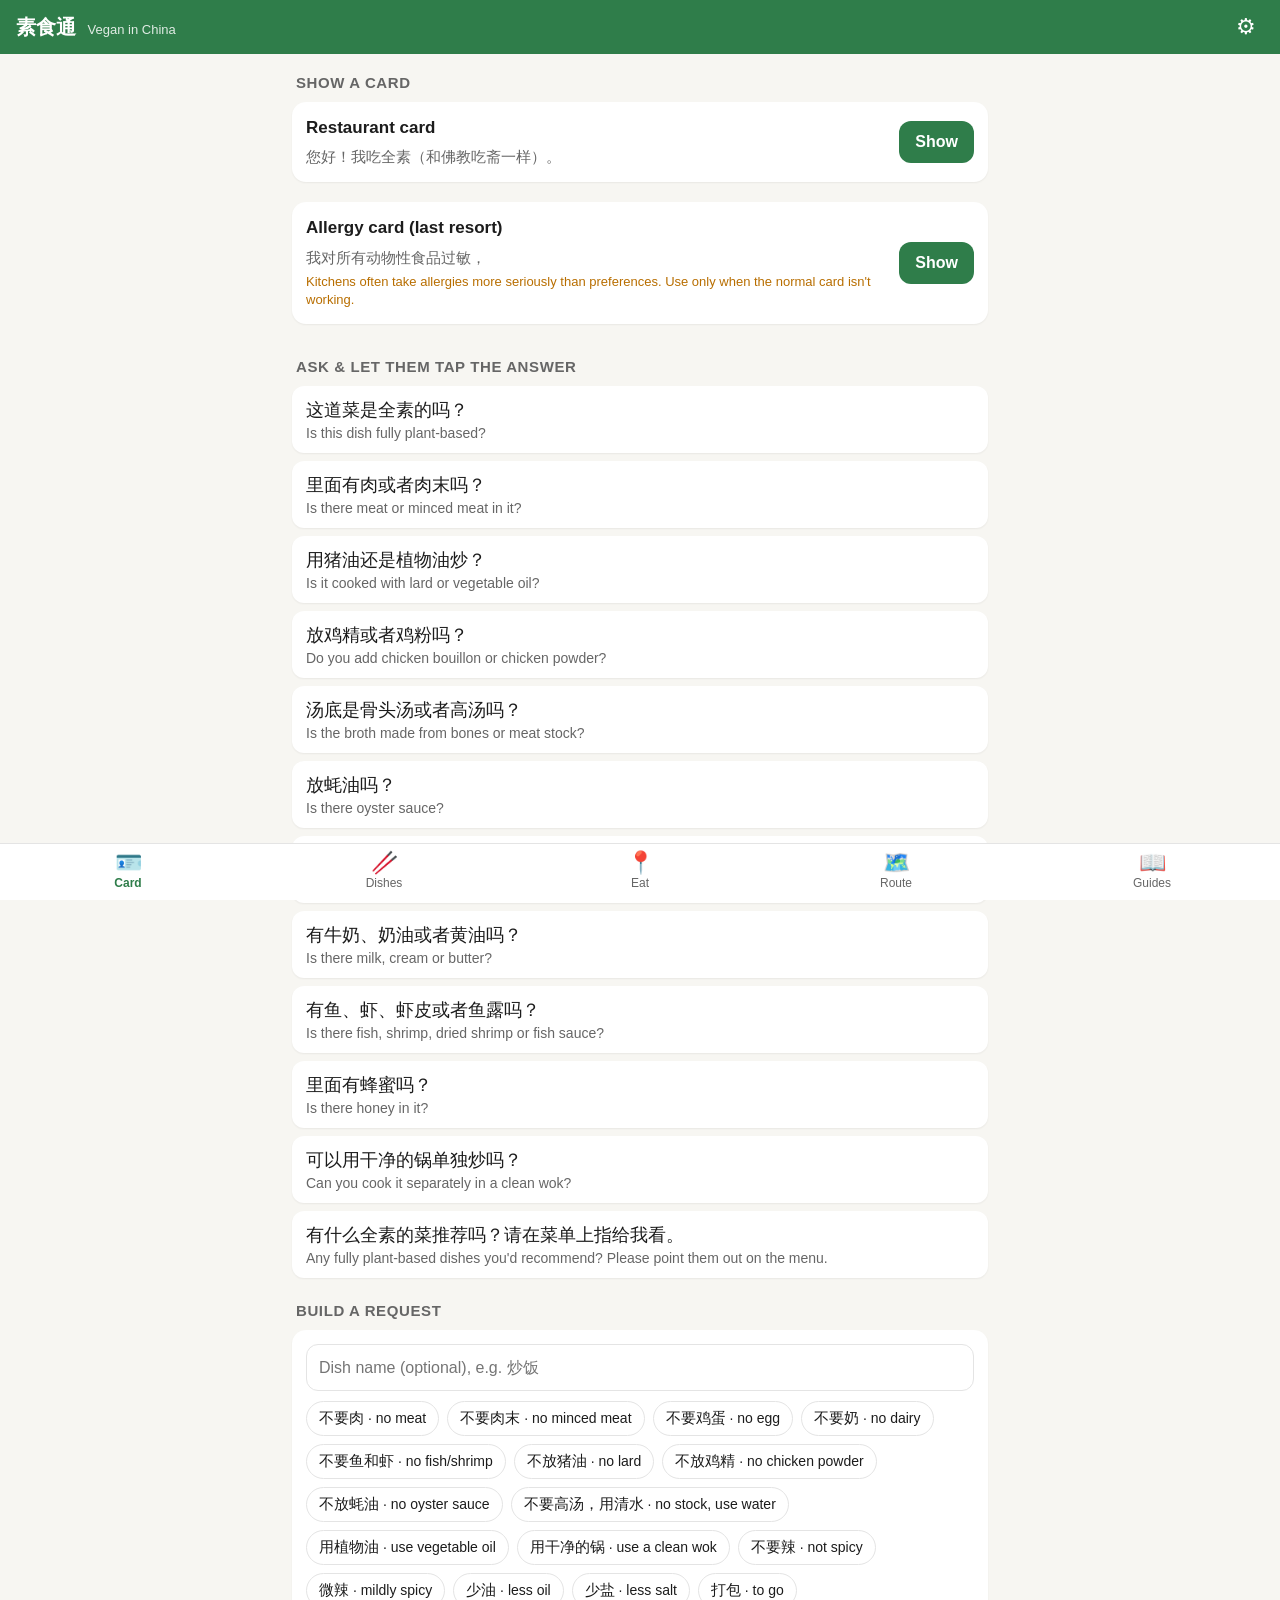
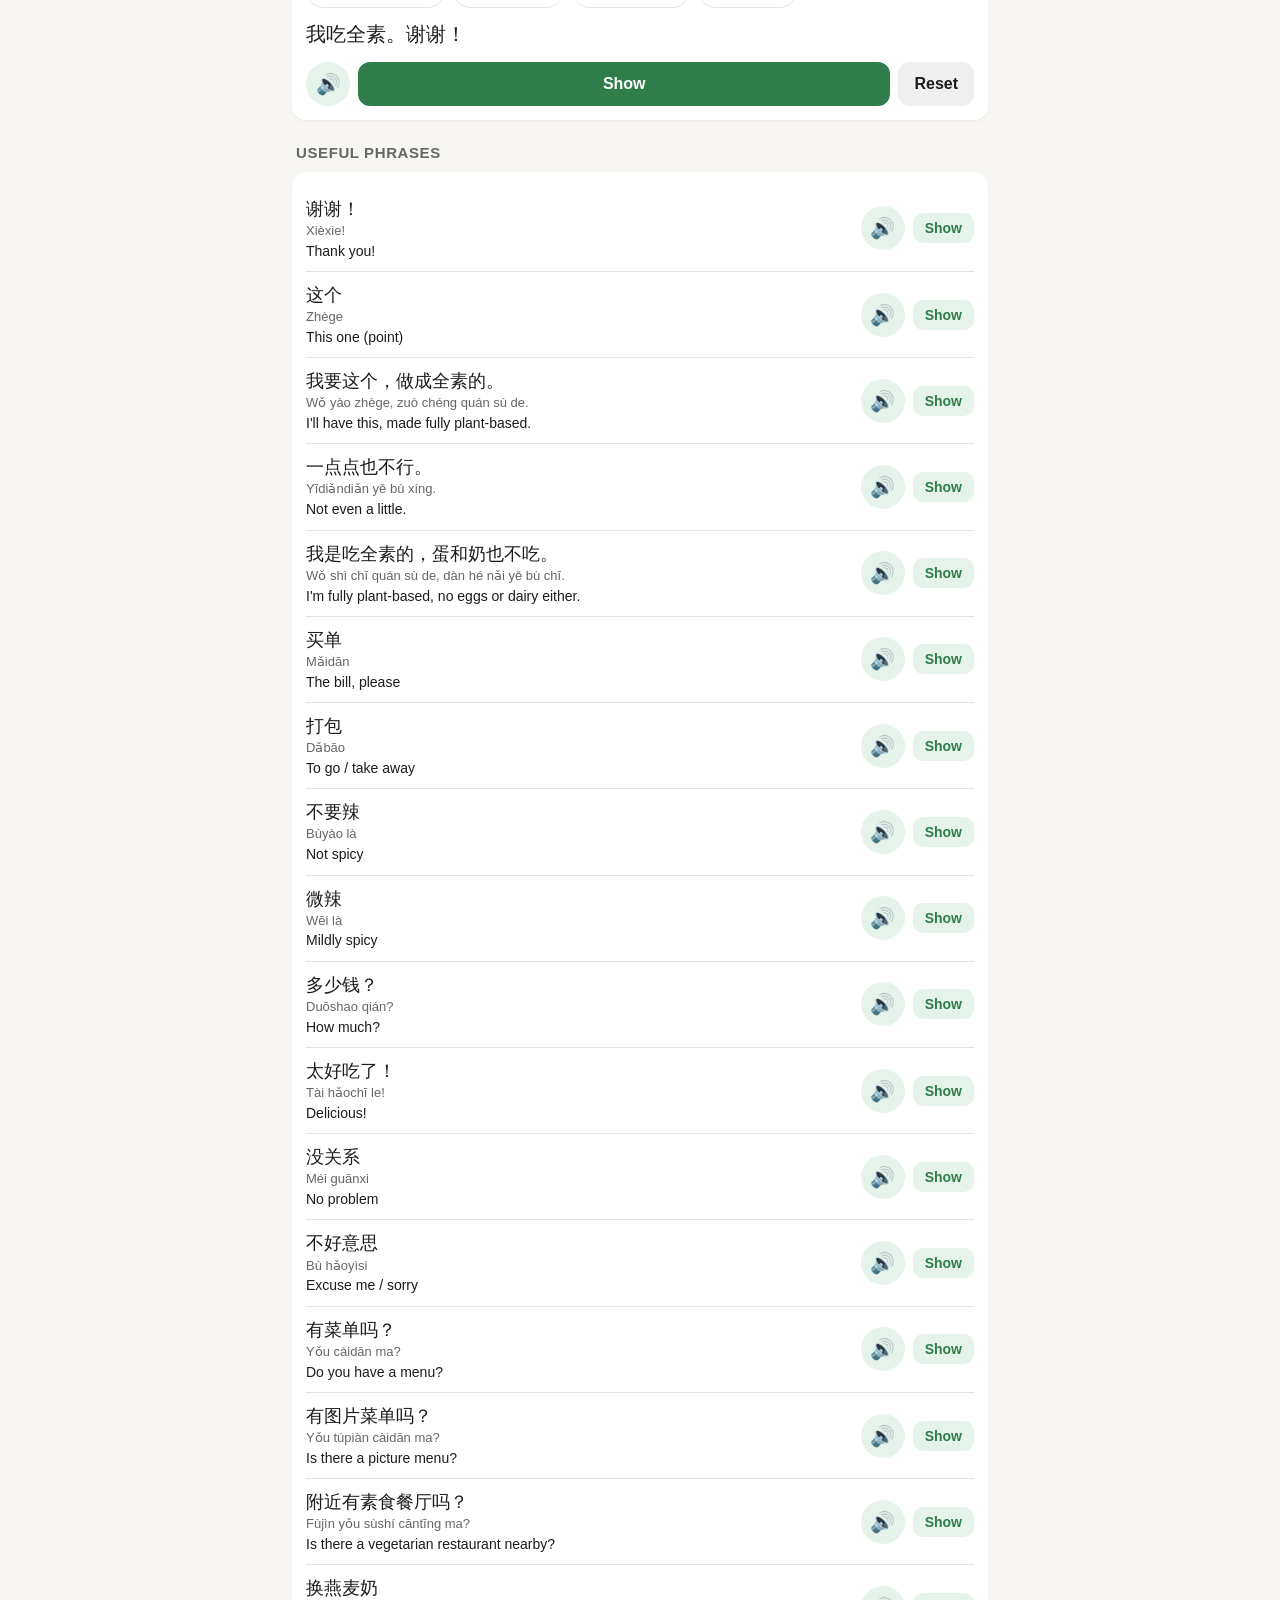
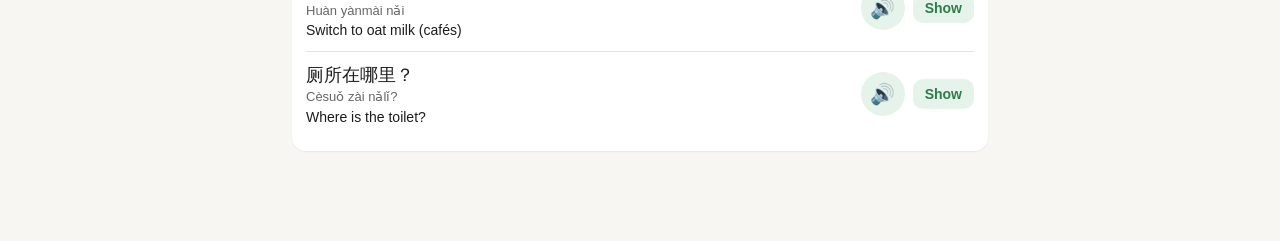
<file: index.html>
<!doctype html>
<html lang="en">
<head>
  <meta charset="utf-8">
  <meta name="viewport" content="width=device-width, initial-scale=1, viewport-fit=cover">
  <meta name="theme-color" content="#2f7d4a">
  <meta name="mobile-web-app-capable" content="yes">
  <meta name="apple-mobile-web-app-capable" content="yes">
  <meta name="apple-mobile-web-app-status-bar-style" content="default">
  <meta name="apple-mobile-web-app-title" content="素食通">
  <title>素食通 · Vegan in China</title>
  <link rel="manifest" href="manifest.webmanifest">
  <link rel="icon" href="icons/icon.svg" type="image/svg+xml">
  <link rel="apple-touch-icon" href="icons/icon-180.png">
  <link rel="stylesheet" href="styles.css">
</head>
<body>
  <header class="top">
    <h1>素食通 <small>Vegan in China</small></h1>
    <button id="settingsBtn" class="icon-btn" aria-label="Settings">⚙︎</button>
  </header>

  <main>
    <section id="view-card" class="view"></section>
    <section id="view-dishes" class="view" hidden></section>
    <section id="view-eat" class="view" hidden></section>
    <section id="view-route" class="view" hidden></section>
    <section id="view-guides" class="view" hidden></section>
  </main>

  <nav class="tabs">
    <button data-tab="card" class="active"><span>🪪</span>Card</button>
    <button data-tab="dishes"><span>🥢</span>Dishes</button>
    <button data-tab="eat"><span>📍</span>Eat</button>
    <button data-tab="route"><span>🗺️</span>Route</button>
    <button data-tab="guides"><span>📖</span>Guides</button>
  </nav>

  <div id="overlay" class="overlay" hidden></div>
  <div id="toast" class="toast" hidden></div>

  <script src="data/phrases.js"></script>
  <script src="data/dishes.js"></script>
  <script src="data/places.js"></script>
  <script src="data/guides.js"></script>
  <script src="data/route.js"></script>
  <script src="app.js"></script>
</body>
</html>
</file>
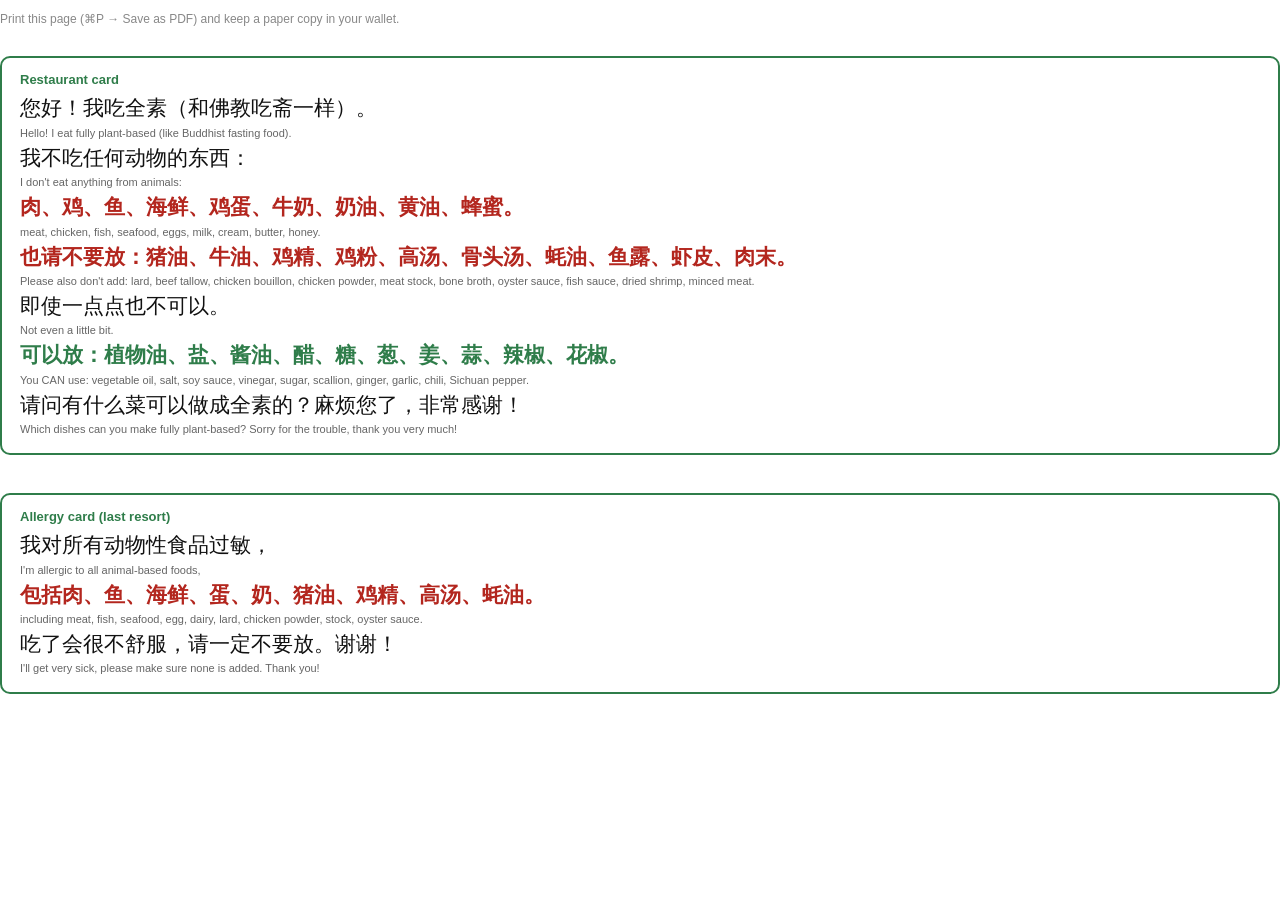
<file: chef-card.html>
<!doctype html>
<html lang="zh">
<head>
  <meta charset="utf-8">
  <meta name="viewport" content="width=device-width, initial-scale=1">
  <title>素食通 · Chef Card (print)</title>
  <style>
    @page { size: A4; margin: 12mm; }
    body { font-family: "PingFang SC", "Hiragino Sans GB", "Noto Sans CJK SC", sans-serif; color: #111; margin: 0; }
    .card { border: 2px solid #2f7d4a; border-radius: 10px; padding: 14px 18px; margin-bottom: 10mm; page-break-inside: avoid; }
    .card h2 { margin: 0 0 6px; font-size: 13px; color: #2f7d4a; font-weight: 600; }
    .zh { font-size: 21px; line-height: 1.45; margin: 3px 0; }
    .strong { color: #b3261e; font-weight: 700; }
    .good { color: #2f7d4a; font-weight: 600; }
    .en { font-size: 11px; color: #666; margin: 0 0 4px; }
    .hint { font-size: 12px; color: #888; margin-bottom: 8mm; }
    @media print { .hint { display: none; } }
  </style>
</head>
<body>
  <p class="hint">Print this page (⌘P → Save as PDF) and keep a paper copy in your wallet.</p>
  <div id="cards"></div>
  <script src="data/phrases.js"></script>
  <script>
    const esc = s => String(s).replace(/[&<>]/g, c => ({ "&": "&amp;", "<": "&lt;", ">": "&gt;" }[c]));
    document.getElementById("cards").innerHTML = PHRASES.cards.map(c => `
      <div class="card">
        <h2>${esc(c.title)}</h2>
        ${c.lines.map(l => `<div class="zh ${l.strong ? "strong" : ""} ${l.good ? "good" : ""}">${esc(l.zh)}</div><div class="en">${esc(l.en)}</div>`).join("")}
      </div>`).join("");
  </script>
</body>
</html>
</file>
<file: styles.css>
:root {
  --green: #2f7d4a;
  --green-soft: #e6f3ea;
  --amber: #b86e00;
  --amber-soft: #fff3dc;
  --blue: #2d5fa8;
  --blue-soft: #e5eefb;
  --red: #b3261e;
  --red-soft: #fbe6e4;
  --ink: #1c1c1c;
  --muted: #666;
  --line: #e4e4e4;
  --bg: #f7f6f2;
  --card: #fff;
  --zh: "PingFang SC", "Hiragino Sans GB", "Noto Sans CJK SC", "Noto Sans SC", "Microsoft YaHei", sans-serif;
  --safe-top: env(safe-area-inset-top, 0px);
  --safe-bottom: env(safe-area-inset-bottom, 0px);
}

* { box-sizing: border-box; -webkit-tap-highlight-color: transparent; }

html, body { margin: 0; }
[hidden] { display: none !important; }

body {
  font-family: -apple-system, BlinkMacSystemFont, "Segoe UI", Roboto, var(--zh);
  background: var(--bg);
  color: var(--ink);
  font-size: 16px;
  line-height: 1.45;
  padding-bottom: calc(68px + var(--safe-bottom));
}

.zh { font-family: var(--zh); }

.top {
  position: sticky; top: 0; z-index: 5;
  display: flex; align-items: center; justify-content: space-between;
  padding: calc(10px + var(--safe-top)) 16px 10px;
  background: var(--green); color: #fff;
}
.top h1 { margin: 0; font-size: 20px; font-family: var(--zh); }
.top small { font-family: -apple-system, sans-serif; font-weight: 400; opacity: .85; font-size: 13px; margin-left: 6px; }
.icon-btn { background: none; border: 0; color: inherit; font-size: 22px; padding: 4px 8px; }

main { max-width: 720px; margin: 0 auto; padding: 12px; }

.tabs {
  position: fixed; bottom: 0; left: 0; right: 0; z-index: 5;
  display: grid; grid-template-columns: repeat(5, 1fr);
  background: #fff; border-top: 1px solid var(--line);
  padding-bottom: var(--safe-bottom);
}
.tabs button {
  background: none; border: 0; padding: 8px 0 10px; font-size: 12px; color: var(--muted);
  display: flex; flex-direction: column; align-items: center; gap: 2px;
}
.tabs button span { font-size: 22px; line-height: 1; }
.tabs button.active { color: var(--green); font-weight: 600; }

h2 { font-size: 15px; text-transform: uppercase; letter-spacing: .04em; color: var(--muted); margin: 22px 4px 8px; }
h2:first-child { margin-top: 6px; }
h3 { margin: 0 0 6px; font-size: 17px; }

.panel {
  background: var(--card); border-radius: 14px; padding: 14px;
  box-shadow: 0 1px 2px rgba(0,0,0,.06); margin-bottom: 10px;
}

.btn {
  display: inline-flex; align-items: center; justify-content: center; gap: 6px;
  border: 0; border-radius: 12px; padding: 12px 16px; font-size: 16px; font-weight: 600;
  background: var(--green); color: #fff; text-decoration: none;
}
.btn.secondary { background: var(--green-soft); color: var(--green); }
.btn.ghost { background: #efefef; color: var(--ink); }
.btn.small { padding: 7px 12px; font-size: 14px; border-radius: 10px; }
.btn.block { width: 100%; }
.row { display: flex; gap: 8px; flex-wrap: wrap; }

.card-list { display: grid; gap: 10px; }
.card-tile { display: flex; align-items: center; justify-content: space-between; gap: 10px; }
.card-tile .preview { font-family: var(--zh); font-size: 15px; color: var(--muted); overflow: hidden; text-overflow: ellipsis; white-space: nowrap; }
.card-tile .hint { font-size: 13px; color: var(--amber); margin-top: 4px; }
.card-tile > div { min-width: 0; }

.q-list { display: grid; gap: 8px; }
.q-item { display: block; width: 100%; text-align: left; border: 0; background: var(--card); border-radius: 12px; padding: 12px 14px; box-shadow: 0 1px 2px rgba(0,0,0,.06); font-size: 15px; color: var(--ink); }
.q-item .zh { display: block; font-size: 18px; margin-bottom: 2px; }
.q-item .en { color: var(--muted); font-size: 14px; }

.chips { display: flex; flex-wrap: wrap; gap: 8px; }
.chip {
  border: 1px solid var(--line); background: #fff; border-radius: 999px; padding: 7px 12px;
  font-size: 14px; color: var(--ink);
}
.chip .zh { font-size: 15px; }
.chip.on { background: var(--green); border-color: var(--green); color: #fff; }
.builder-preview { font-family: var(--zh); font-size: 20px; margin: 12px 0; min-height: 30px; }
.builder-dish { display: flex; gap: 8px; align-items: center; margin-bottom: 10px; }
.builder-dish input { flex: 1; }

input[type=search], input[type=text], select {
  font: inherit; font-size: 16px; padding: 11px 12px; border: 1px solid var(--line); border-radius: 12px;
  background: #fff; width: 100%; color: var(--ink);
}
.search-wrap { position: sticky; top: calc(48px + var(--safe-top)); z-index: 4; background: var(--bg); padding: 4px 0 8px; }
.filters { display: flex; gap: 6px; overflow-x: auto; padding: 8px 0 2px; scrollbar-width: none; }
.filters::-webkit-scrollbar { display: none; }
.filters .chip { white-space: nowrap; }
.selects { display: grid; grid-template-columns: 1fr 1fr; gap: 8px; margin-top: 8px; }
.selects select { padding: 8px 10px; font-size: 14px; }
.count { color: var(--muted); font-size: 13px; margin: 6px 4px; }

.dish { position: relative; }
.dish .head { display: flex; align-items: flex-start; gap: 10px; }
.dish .names { flex: 1; min-width: 0; }
.dish .zh { font-size: 24px; font-weight: 600; line-height: 1.2; }
.dish .py { color: var(--muted); font-size: 13px; }
.dish .en { font-size: 15px; }
.dish .note { font-size: 14px; margin: 8px 0; color: #333; }
.dish .actions { display: flex; gap: 8px; flex-wrap: wrap; }
.star { background: none; border: 0; font-size: 22px; color: #bbb; padding: 0 2px; }
.star.on { color: #e0a800; }

.badge { display: inline-block; font-size: 12px; font-weight: 700; padding: 3px 8px; border-radius: 999px; white-space: nowrap; }
.badge.safe { background: var(--green-soft); color: var(--green); }
.badge.modify { background: var(--blue-soft); color: var(--blue); }
.badge.ask { background: var(--amber-soft); color: var(--amber); }
.badge.avoid { background: var(--red-soft); color: var(--red); }
.dish.safe { border-left: 5px solid var(--green); }
.dish.modify { border-left: 5px solid var(--blue); }
.dish.ask { border-left: 5px solid var(--amber); }
.dish.avoid { border-left: 5px solid var(--red); }

.scan { background: var(--amber-soft); border-radius: 12px; padding: 12px; margin-bottom: 10px; }
.scan.clean { background: var(--green-soft); }
.scan b { display: block; margin-bottom: 4px; }
.scan .kw { display: inline-block; font-family: var(--zh); background: #fff; border-radius: 8px; padding: 2px 8px; margin: 2px; font-size: 15px; }

.kw-list { display: grid; grid-template-columns: auto 1fr; gap: 6px 12px; align-items: baseline; }
.kw-list .zh { font-size: 18px; font-weight: 600; }
.kw-list .en { color: var(--muted); font-size: 14px; }

.kw-btns { display: grid; grid-template-columns: repeat(2, 1fr); gap: 8px; }
.kw-btn { border: 1px solid var(--line); background: #fff; border-radius: 12px; padding: 10px; text-align: left; }
.kw-btn.on { border-color: var(--green); box-shadow: 0 0 0 2px var(--green) inset; }
.kw-btn .zh { font-size: 20px; font-weight: 600; display: block; }
.kw-btn .en { font-size: 12px; color: var(--muted); }
.kw-btn.best .zh::after { content: " ★"; color: #e0a800; font-size: 14px; }

.app-list { display: grid; gap: 8px; margin-top: 10px; }
.app-btn { display: flex; justify-content: space-between; align-items: center; gap: 10px; background: #fff; border: 1px solid var(--line); border-radius: 12px; padding: 12px 14px; color: var(--ink); text-decoration: none; font-size: 15px; }
.app-btn small { display: block; color: var(--muted); font-size: 12px; }
.app-btn .go { color: var(--green); font-weight: 700; font-size: 20px; }

.route-stops { position: sticky; top: calc(48px + var(--safe-top)); z-index: 4; background: var(--bg); padding: 4px 0 8px; margin-bottom: 4px; }
.route-stops .zh { font-size: 13px; opacity: .8; }
.place .head { display: flex; align-items: flex-start; gap: 10px; }
.place .names { flex: 1; min-width: 0; }
.place .zh { font-size: 22px; font-weight: 600; line-height: 1.25; }
.place .en { font-size: 15px; }
.place .meta { color: var(--muted); font-size: 13px; margin-top: 4px; }
.place .note { font-size: 14px; margin: 8px 0 4px; color: #333; }
.place .evidence { font-size: 12px; color: var(--muted); margin-bottom: 10px; }
.place .confirmed { white-space: nowrap; }
.place .actions { display: flex; gap: 8px; flex-wrap: wrap; }
.place.main { border-left: 5px solid var(--green); }
.place.fallback { border-left: 5px solid var(--amber); }
.saved-btn.on { background: var(--green); color: #fff; }

.tip h3 { font-size: 16px; }
.tip p { margin: 0; font-size: 14px; color: #333; }

.guide-toc { display: grid; grid-template-columns: 1fr 1fr; gap: 8px; }
.guide-toc button { background: #fff; border: 0; border-radius: 14px; padding: 16px 12px; text-align: left; font-size: 15px; font-weight: 600; box-shadow: 0 1px 2px rgba(0,0,0,.06); color: var(--ink); }
.guide-toc button span { display: block; font-size: 28px; margin-bottom: 4px; }
.guide ul { margin: 0; padding-left: 0; list-style: none; }
.guide li { margin: 0 0 8px; font-size: 15px; }
.phrase { display: flex; justify-content: space-between; align-items: center; gap: 10px; padding: 10px 0; border-bottom: 1px solid var(--line); }
.phrase:last-child { border-bottom: 0; }
.phrase .zh { font-size: 18px; }
.phrase .py { color: var(--muted); font-size: 13px; }
.phrase .en { font-size: 14px; }
.back { margin-bottom: 10px; }

.overlay {
  position: fixed; inset: 0; z-index: 20; background: #fff; overflow-y: auto;
  padding: calc(16px + var(--safe-top)) 18px calc(20px + var(--safe-bottom));
  display: flex; flex-direction: column;
}
.overlay .close { align-self: flex-end; font-size: 16px; }
.overlay-bar { display: flex; justify-content: space-between; align-items: center; gap: 10px; margin-bottom: 10px; }
.overlay-bar .close { align-self: auto; }
.show-body { flex: 1; display: flex; flex-direction: column; justify-content: center; gap: 14px; padding: 10px 0; }
.show-line { display: flex; align-items: flex-start; gap: 10px; }
.show-line > div { flex: 1; min-width: 0; }
.show-line .zh { font-size: clamp(26px, 7.4vw, 44px); line-height: 1.35; font-weight: 500; display: block; }
.show-line.strong .zh { font-weight: 700; color: var(--red); }
.show-line.good .zh { color: var(--green); font-weight: 600; }
.show-line .py { display: block; color: #888; font-size: 14px; margin-top: 2px; }
.show-line .en { display: block; color: #777; font-size: 14px; margin-top: 2px; }
.show-hint { text-align: center; color: #999; font-size: 13px; }
.show-flip { transform: rotate(180deg); }

.qa-q { font-family: var(--zh); font-size: clamp(30px, 8.5vw, 48px); font-weight: 700; line-height: 1.3; margin: 10px 0 6px; }
.qa-en { color: var(--muted); font-size: 15px; margin-bottom: 18px; }
.qa-pls { font-family: var(--zh); font-size: 20px; color: var(--green); margin-bottom: 12px; }
.qa-answers { display: grid; gap: 12px; }
.qa-answers button {
  font-family: var(--zh); font-size: clamp(26px, 7vw, 38px); font-weight: 700; padding: 22px 12px;
  border-radius: 18px; border: 3px solid var(--line); background: #fff; color: var(--ink);
}
.verdict { border-radius: 18px; padding: 20px; margin: 10px 0 18px; }
.verdict.ok { background: var(--green-soft); color: var(--green); }
.verdict.fix { background: var(--blue-soft); color: var(--blue); }
.verdict.bad { background: var(--red-soft); color: var(--red); }
.verdict .big { font-size: 26px; font-weight: 800; }
.verdict .sub { font-size: 16px; color: var(--ink); margin-top: 6px; }
.followup .zh { font-size: clamp(28px, 7.5vw, 42px); font-weight: 600; display: block; }
.followup .en { color: var(--muted); }

.settings label { display: flex; justify-content: space-between; align-items: center; padding: 12px 0; border-bottom: 1px solid var(--line); font-size: 16px; }
.settings input[type=checkbox] { width: 22px; height: 22px; accent-color: var(--green); }
.settings p { color: var(--muted); font-size: 14px; }

.toast {
  position: fixed; left: 50%; bottom: calc(84px + var(--safe-bottom)); transform: translateX(-50%);
  background: rgba(20,20,20,.9); color: #fff; padding: 10px 16px; border-radius: 12px; font-size: 14px; z-index: 30;
  max-width: 90vw; text-align: center;
}

.empty { text-align: center; color: var(--muted); padding: 30px 10px; }

.say {
  flex-shrink: 0; width: 44px; height: 44px; border: 0; border-radius: 999px;
  background: var(--green-soft); font-size: 20px; line-height: 1; padding: 0;
}
.say.sm { width: 36px; height: 36px; font-size: 17px; }
.say.wide { width: auto; padding: 0 18px; font-size: 18px; font-weight: 600; color: var(--green); }
.say.wide::after { content: " 播放 Play"; }
.followup .say { vertical-align: middle; margin-left: 6px; }
.row.nowrap { flex-wrap: nowrap; align-items: center; }
.qa-answers .num { color: var(--muted); font-weight: 400; margin-right: 4px; }
</file>
